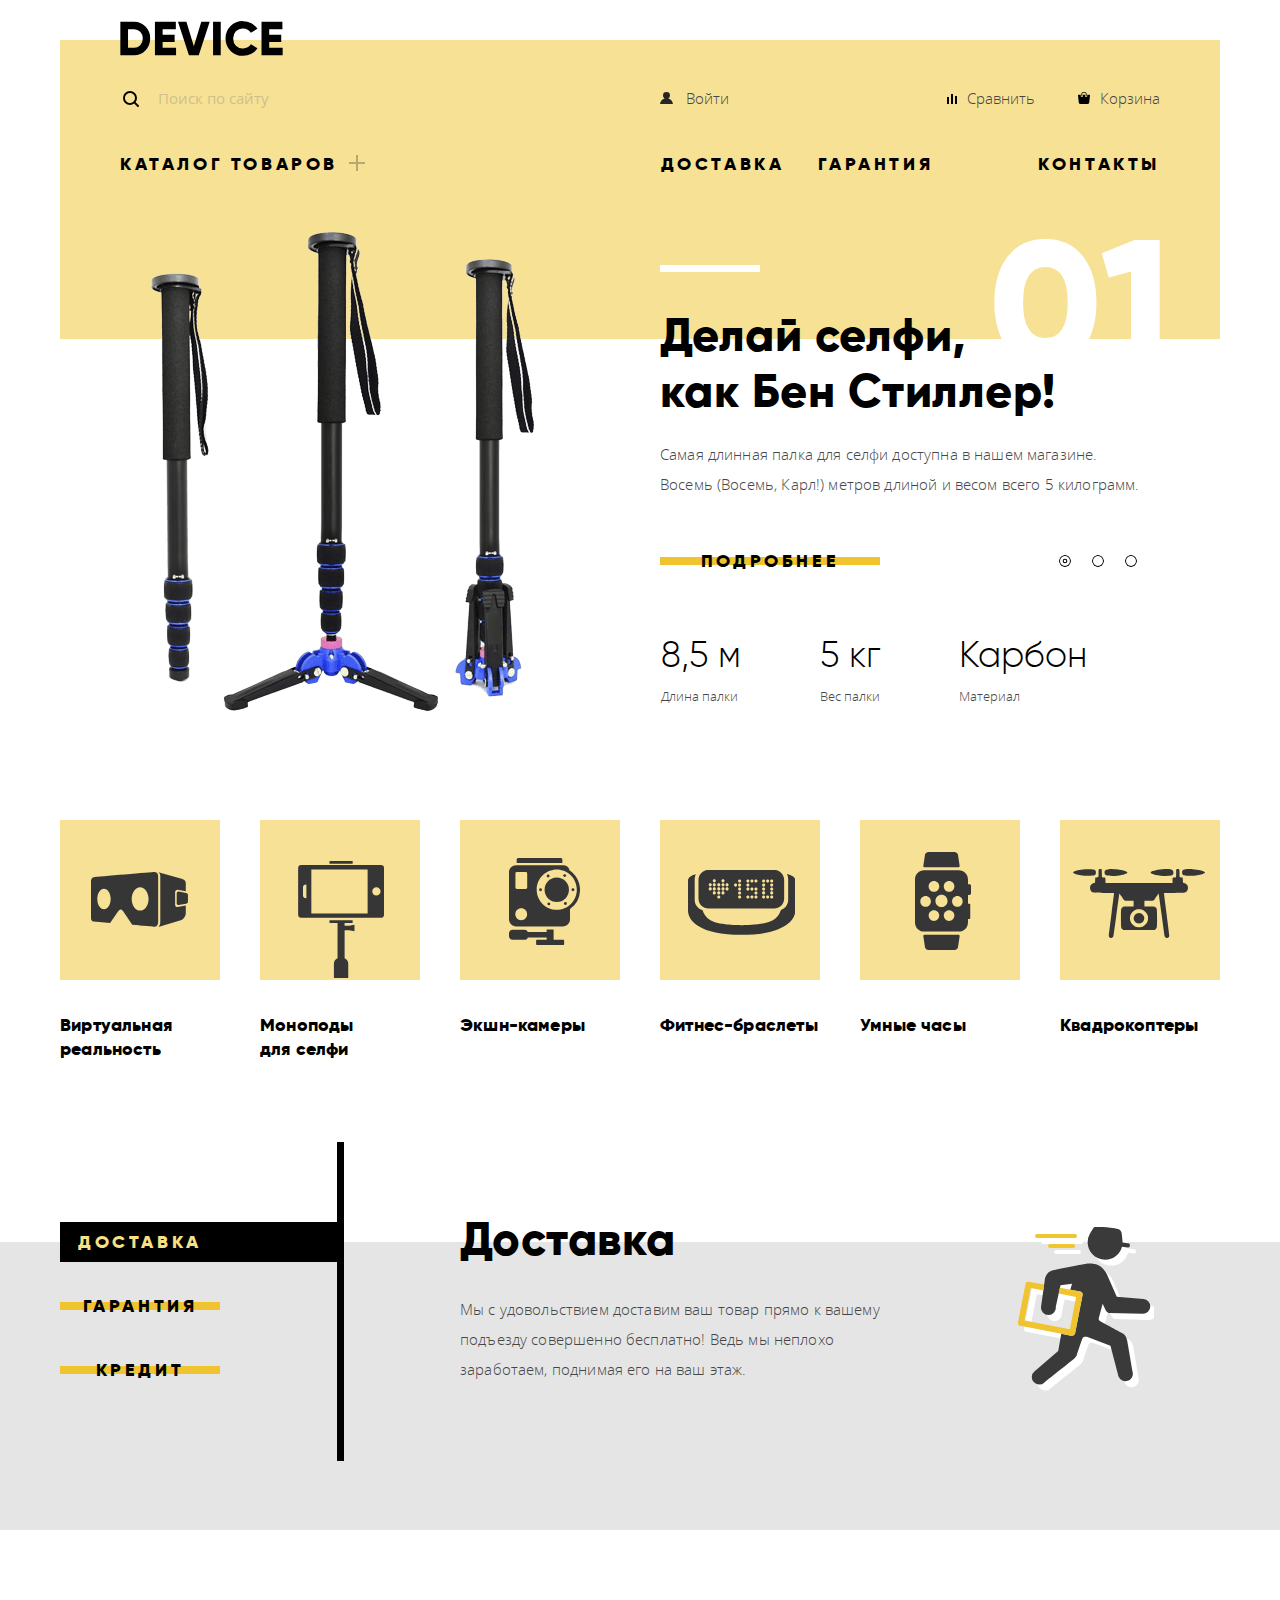
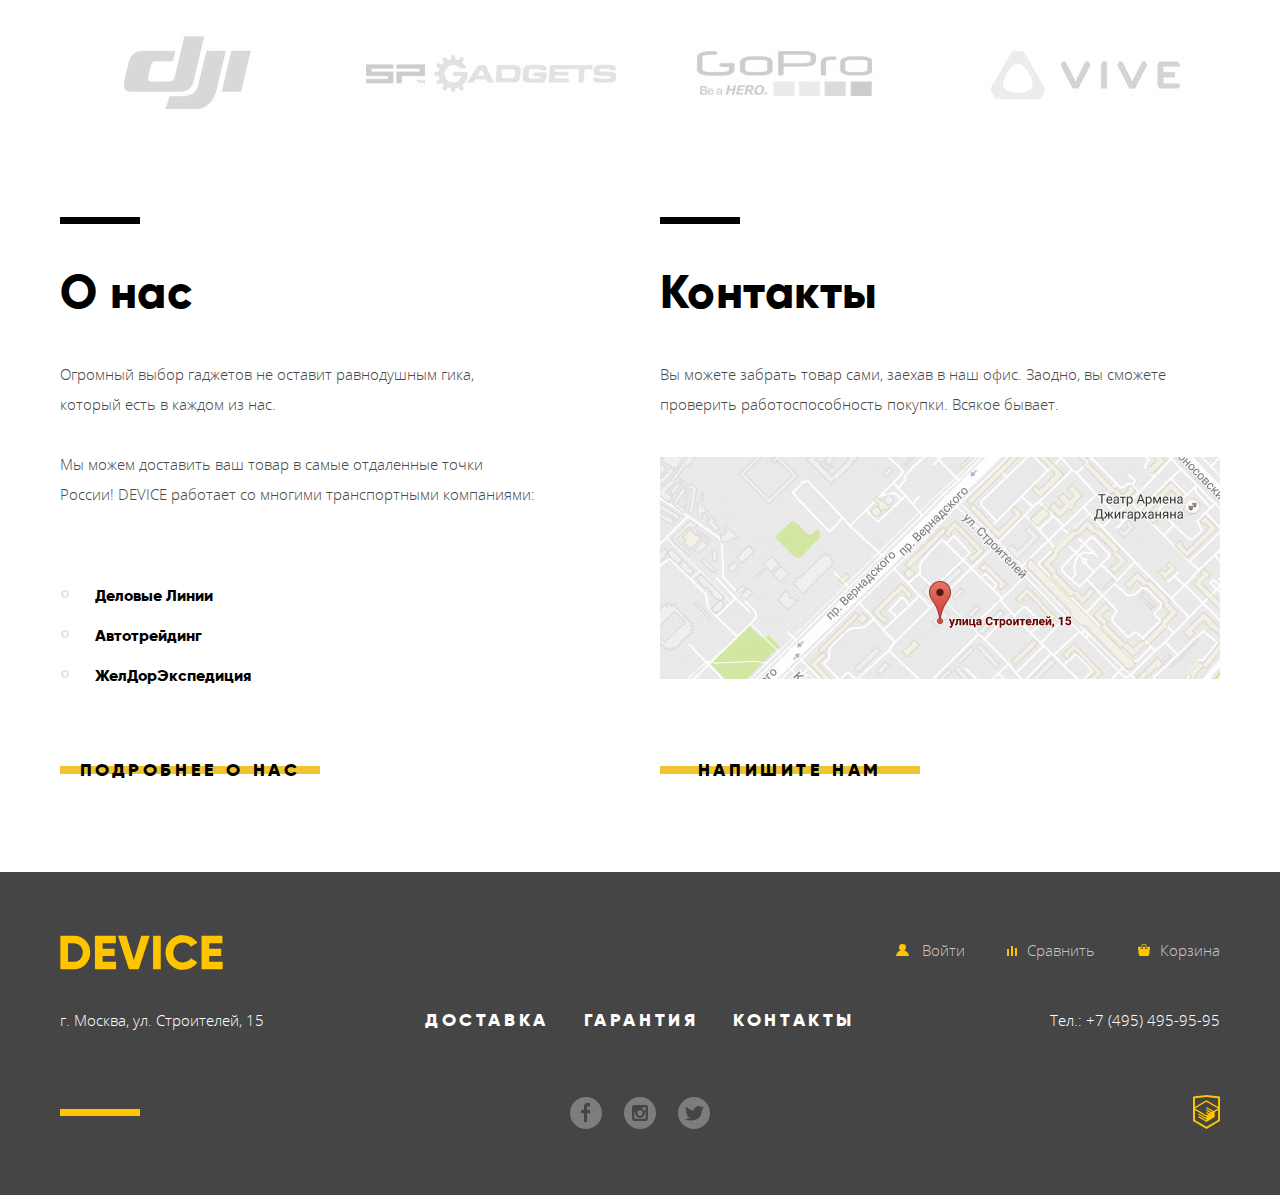
<file: index.html>
<!DOCTYPE html>
<html lang="ru">

<head>
  <meta charset="utf-8">
  <title>HTML Academy: Девайс</title>
  <link rel="stylesheet" href="css/normalize.css">
  <link rel="stylesheet" href="css/style.min.css">
</head>

<body>

  <header class="main-header container">
    <nav class="main-navigation index-header">
      <a class="header-logo logo">
        <img src="img/logo-device.svg" alt="Логотип магазина Device" width="163" height="35">
      </a>
      <div class="nav-flex-container nav-first-row">
        <form class="search-form" action="search.html" method="get" autocomplete="off">
          <label for="search-field" class="visually-hidden">Поисковый запрос:</label>
          <input class="search-form-input" type="search" name="search" id="search-field" placeholder="Поиск по сайту">
          <button class="search-form-submit" type="submit">Найти</button>
        </form>
        <div class="header-right-column nav-flex-container">
          <ul class="user-navigation nav-flex-container list-style-reset">
            <li><a class="user-navigation-link login" href="#">Войти</a></li>
          </ul>
          <div class="site-services nav-flex-container">
            <a class="site-service service-compare" href="#">Сравнить</a>
            <a class="site-service service-cart" href="#">Корзина</a>
          </div>
        </div>
      </div>
      <ul class="site-navigation navigation-font-style nav-flex-container list-style-reset">
        <li class="site-navigation-catalog">
          <a class="catalog-link" href="catalog.html">Каталог товаров</a>
          <div class="drop-down-menu container">
            <ul class="categories-navigation list-style-reset">
              <li><a href="#">Виртуальная реальность</a></li>
              <li><a href="#">Моноподы для селфи</a></li>
              <li><a href="#">Экшн-камеры</a></li>
            </ul>
            <ul class="categories-navigation list-style-reset">
              <li><a href="#">Фитнеc-браслеты</a></li>
              <li><a href="#">Умные часы</a></li>
            </ul>
            <ul class="categories-navigation list-style-reset">
              <li><a href="#">Квадрокоптеры</a></li>
            </ul>
          </div>
        </li>
        <li class="site-navigation-delivery"><a href="#">Доставка</a></li>
        <li class="site-navigation-warranty"><a href="#">Гарантия</a></li>
        <li><a href="#">Контакты</a></li>
      </ul>
    </nav>
  </header>

  <main>
    <h1 class="visually-hidden">Магазин гаджетов Device</h1>

    <section class="container popular">
      <h2 class="visually-hidden">Популярные товары</h2>

      <ul class="popular-controls list-style-reset">
        <li><button class="popular-controls-active" aria-label="Слайд: Монопод для селфи"></button></li>
        <li><button aria-label="Слайд: Фитнес-браслет"></button></li>
        <li><button aria-label="Слайд: Квадрокоптер"></button></li>
      </ul>

      <ul class="popular-list list-style-reset">
        <li class="popular-item popular-item-margins popular-item-active">
          <img src="img/slider-1.png" alt="Монопод для селфи" width="384" height="486">
          <div class="popular-description popular-01">
            <p class="popular-heading heading">Делай селфи,<br>как Бен Стиллер!</p>
            <p>Самая длинная палка для селфи доступна в нашем магазине.
              Восемь (Восемь, Карл!) метров длиной и весом всего 5 килограмм.</p>
            <a class="button-font-style button" href="#">Подробнее</a>
            <table class="popular-item-properties">
              <tr class="popular-property">
                <td>Длина палки</td>
                <td>Вес палки</td>
                <td>Материал</td>
              </tr>
              <tr class="popular-value">
                <td>8,5 м</td>
                <td>5 кг</td>
                <td>Карбон</td>
              </tr>
            </table>
          </div>
        </li>

        <li class="popular-item popular-item-margins">
          <img src="img/slider-2.png" alt="Браслет" width="345" height="485">
          <div class="popular-description popular-02">
            <p class="popular-heading heading">Худеем<br>правильно!</p>
            <p>Мотивирующие фитнес-браслеты помогут найти в себе силы
              не пропускать занятия и соблюдать диету.</p>
            <a class="button-font-style button" href="#">Подробнее</a>
            <table class="popular-item-properties">
              <tr class="popular-property">
                <td>Без подзарядки</td>
              </tr>
              <tr class="popular-value">
                <td>48 часов</td>
              </tr>
            </table>
          </div>
        </li>

        <li class="popular-item popular-item-margins">
          <img src="img/slider-3.png" alt="Квадрокоптер" width="526" height="334">
          <div class="popular-description popular-03">
            <p class="popular-heading heading">Порхает как бабочка, жалит как пчела!</p>
            <p>Этот обычный, на первый взгляд, квадрокоптер оснащен
              мощным лазером, замаскированным под стандартную камеру.</p>
            <a class="button-font-style button" href="#">Подробнее</a>
            <table class="popular-item-properties">
              <tr class="popular-property">
                <td>Дальность полета</td>
                <td>Радиус поражения</td>
              </tr>
              <tr class="popular-value">
                <td>800 м</td>
                <td>50 м</td>
              </tr>
            </table>
          </div>
        </li>
      </ul>
    </section>

    <section class="container">
      <h2 class="visually-hidden">Категории товаров</h2>
      <ul class="categories-list navigation-font-style list-style-reset">
        <li><a class="category-item-1" href="#">Виртуальная реальность</a></li>
        <li><a class="category-item-2" href="catalog.html">Моноподы для селфи</a></li>
        <li><a class="category-item-3" href="#">Экшн-камеры</a></li>
        <li><a class="category-item-4" href="#">Фитнес-браслеты</a></li>
        <li><a class="category-item-5" href="#">Умные часы</a></li>
        <li><a class="category-item-6" href="#">Квадрокоптеры</a></li>
      </ul>
    </section>

    <section class="services">
      <h2 class="visually-hidden">Сервис</h2>
      <div class="container services-wrapper">
        <ul class="services-controls list-style-reset">
          <li><button class="button-font-style button button-active" type="button">Доставка</button></li>
          <li><button class="button-font-style button" type="button">Гарантия</button></li>
          <li><button class="button-font-style button" type="button">Кредит</button></li>
        </ul>
        <div class="services-content">
          <div class="services-content-delivery services-content-active">
            <h3 class="heading">Доставка</h3>
            <p>Мы с удовольствием доставим ваш товар прямо к вашему подъезду
              совершенно бесплатно! Ведь мы неплохо заработаем, поднимая его на ваш этаж.</p>
          </div>
          <div class="services-content-warranty">
            <h3 class="heading">Гарантия</h3>
            <p>Если из-за возгорания купленного у нас товара у вас сгорит дом — не переживайте,
              мы выдадим вам новый.<br>Товар, не дом, конечно же.</p>
          </div>
          <div class="services-content-credit">
            <h3 class="heading">Кредит</h3>
            <p>Залезть в долговую яму стало проще! Кредитные консультанты подберут для вас
              наиболее выгодные условия кредита. Выгодные для нашего банка, разумеется.</p>
          </div>
        </div>
      </div>
    </section>

    <section class="container">
      <h2 class="visually-hidden">Бренды</h2>
      <ul class="brands-list list-style-reset">
        <li class="brand-1"><img src="img/logo-1.jpg" alt="Логотип DJI" width="260" height="100"></li>
        <li class="brand-2"><img src="img/logo-2.jpg" alt="Логотип SPGadgets" width="260" height="100"></li>
        <li class="brand-3"><img src="img/logo-3.jpg" alt="Логотип GoPro" width="260" height="100"></li>
        <li class="brand-4"><img src="img/logo-4.jpg" alt="Логотип Vive" width="260" height="100"></li>
      </ul>
    </section>

    <div class="container info-flex-container">
      <section class="index-info-about index-info-column">
        <h2 class="heading">О нас</h2>
        <p>Огромный выбор гаджетов не оставит равнодушным гика, который есть в каждом из нас.</p>
        <p>Мы можем доставить ваш товар в самые отдаленные точки
          России! DEVICE работает со многими транспортными компаниями:</p>
        <ul class="delivery-services-list">
          <li>Деловые Линии</li>
          <li>Автотрейдинг</li>
          <li>ЖелДорЭкспедиция</li>
        </ul>
        <a class="button button-font-style" href="">Подробнее о нас</a>
      </section>

      <section class="index-info-contacts index-info-column">
        <h2 class="heading">Контакты</h2>
        <p>Вы можете забрать товар сами, заехав в наш офис.
          Заодно, вы сможете проверить работоспособность покупки. Всякое бывает.</p>
        <a class="map-mini" href="https://goo.gl/maps/jJphK9xeMNEc92Zz7"><img src="img/map.jpg" alt="Карта расположения"
            width="560" height="222"></a>
        <a class="button button-font-style" href="#">Напишите нам</a>
      </section>
    </div>
  </main>

  <footer class="main-footer">
    <div class="container">
      <div class="nav-first-row nav-flex-container">
        <a class="logo">
          <img src="img/logo-device-footer.svg" alt="Логотип магазина Device" width="163" height="35">
        </a>
        <ul class="user-navigation nav-flex-container list-style-reset">
          <li><a class="user-navigation-link login" href="#">Войти</a></li>
        </ul>
        <div class="site-services nav-flex-container">
          <a class="site-service service-compare" href="#">Сравнить</a>
          <a class="site-service service-cart" href="#">Корзина</a>
        </div>
      </div>
      <div class="nav-second-row">
        <p class="main-footer-address">г. Москва, ул. Строителей, 15</p>
        <ul class="footer-navigation navigation-font-style nav-flex-container list-style-reset">
          <li><a href="#">Доставка</a></li>
          <li><a href="#">Гарантия</a></li>
          <li><a href="#">Контакты</a></li>
        </ul>
        <a class="main-footer-phone" href="tel:+74954959595">Тел.: +7 (495) 495-95-95</a>
      </div>
      <div class="nav-third-row">
        <ul class="footer-social nav-flex-container list-style-reset">
          <li class="footer-social-item"><a class="social-button social-fb" href="#" aria-label="Фейсбук"></a></li>
          <li class="footer-social-item"><a class="social-button social-in" href="#" aria-label="Инстаграмм"></a></li>
          <li class="footer-social-item"><a class="social-button social-tw" href="#" aria-label="Твиттер"></a></li>
        </ul>
        <a class="academy" href="https://htmlacademy.ru/intensive/htmlcss"
          aria-label="Курс 'HTML и CSS, уровень 1'"></a>
      </div>
    </div>
  </footer>

  <section class="modal-map">
    <h2 class="visually-hidden">Карта расположения магазина Device</h2>
    <iframe
      src="https://www.google.com/maps/embed?pb=!1m18!1m12!1m3!1d2249.1125488779976!2d37.52742931592807!3d55.687030980535816!2m3!1f0!2f0!3f0!3m2!1i1024!2i768!4f13.1!3m3!1m2!1s0x46b54cf65f5c8955%3A0x694710ccd55501e!2z0YPQuy4g0KHRgtGA0L7QuNGC0LXQu9C10LksIDE1LCDQnNC-0YHQutCy0LAsIDExOTMxMQ!5e0!3m2!1sru!2sru!4v1572032537894!5m2!1sru!2sru"
      width="960" height="559" allowfullscreen=""></iframe>
    <img src="img/map-big.jpg" alt="Карта расположения" width="960" height="559">
    <button type="button" aria-label="Закрыть карту"></button>
  </section>

  <section class="modal-feedback">
    <h2 class="visually-hidden">Форма обратной связи с магазином</h2>
    <form class="feedback-form" action="feedback.html" method="post" autocomplete="off">
      <p class="sender">
        <label>
          Ваше имя:
          <input type="text" name="name" placeholder="Имя Фамилия">
        </label>
        <label>
          Ваш e-mail:
          <input type="email" name="email" placeholder="email@example.com">
        </label>
      </p>
      <label class="message">
        Текст письма:
        <textarea name="message" placeholder="В свободной форме"></textarea>
      </label>
      <button class="button button-font-style" type="submit">Отправить</button>
    </form>
    <button class="button-close" type="button" aria-label="Закрыть форму"></button>
  </section>

  <script src="js/script.min.js"></script>

</body>

</html>
</file>
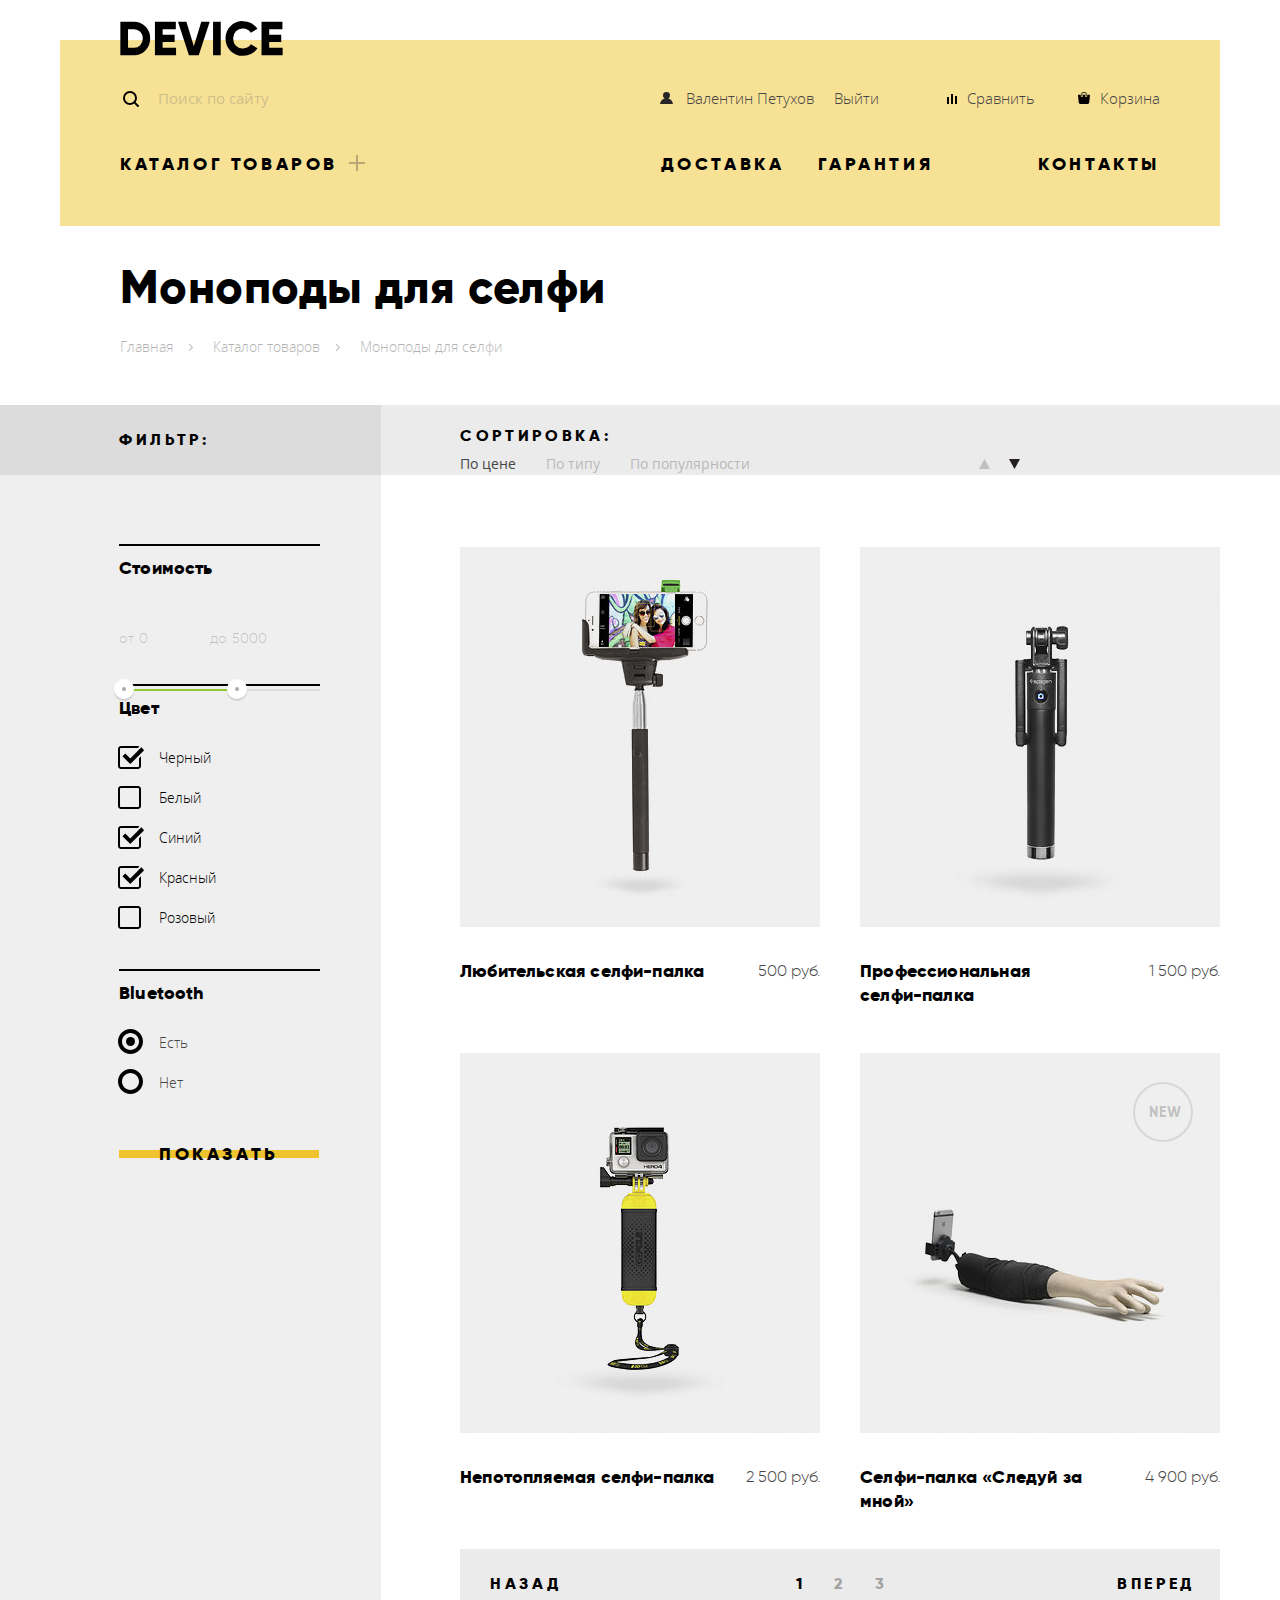
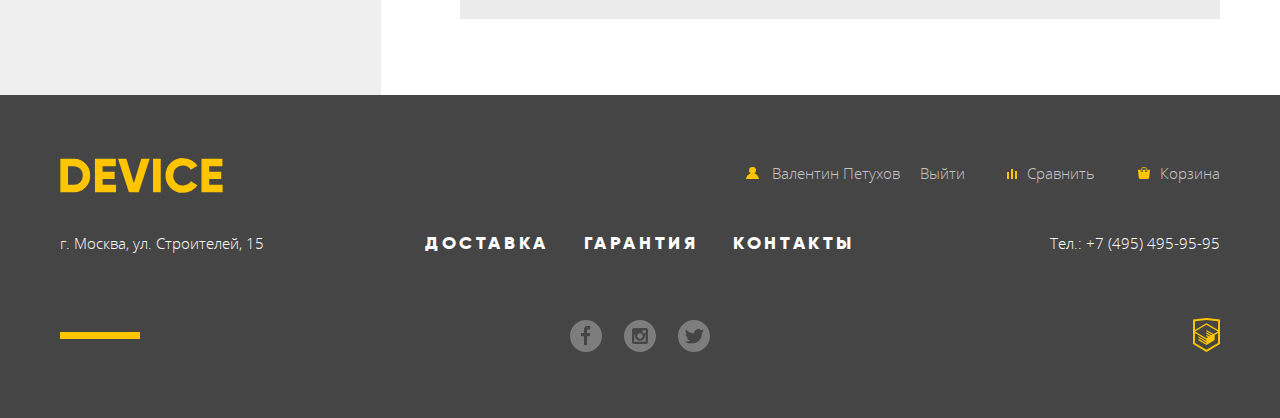
<file: catalog.html>
<!DOCTYPE html>
<html lang="ru">

<head>
  <meta charset="utf-8">
  <title>HTML Academy: Девайс</title>
  <link rel="stylesheet" href="css/normalize.css">
  <link rel="stylesheet" href="css/style.min.css">
</head>

<body>

  <header class="main-header container">
    <nav class="main-navigation">
      <a class="header-logo logo" href="index.html">
        <img src="img/logo-device.svg" alt="Логотип магазина Device" width="163" height="35">
      </a>
      <div class="nav-flex-container nav-first-row">
        <form class="search-form" action="search.html" method="get" autocomplete="off">
          <label for="search-field" class="visually-hidden">Поисковый запрос:</label>
          <input class="search-form-input" type="search" name="search" id="search-field" placeholder="Поиск по сайту">
          <button class="search-form-submit" type="submit">Найти</button>
        </form>
        <div class="header-right-column nav-flex-container">
          <ul class="user-navigation nav-flex-container list-style-reset">
            <li><a class="user-navigation-link login" href="#">Валентин Петухов</a></li>
            <li><a class="user-navigation-link" href="#">Выйти</a></li>
          </ul>
          <div class="site-services nav-flex-container">
            <a class="site-service service-compare" href="#">Сравнить</a>
            <a class="site-service service-cart" href="#">Корзина</a>
          </div>
        </div>
      </div>
      <ul class="site-navigation navigation-font-style nav-flex-container list-style-reset">
        <li class="site-navigation-catalog">
          <a class="catalog-link" href="catalog.html">Каталог товаров</a>
          <div class="drop-down-menu container">
            <ul class="categories-navigation list-style-reset">
              <li><a href="#">Виртуальная реальность</a></li>
              <li><a href="#">Моноподы для селфи</a></li>
              <li><a href="#">Экшн-камеры</a></li>
            </ul>
            <ul class="categories-navigation list-style-reset">
              <li><a href="#">Фитнеc-браслеты</a></li>
              <li><a href="#">Умные часы</a></li>
            </ul>
            <ul class="categories-navigation list-style-reset">
              <li><a href="#">Квадрокоптеры</a></li>
            </ul>
          </div>
        </li>
        <li class="site-navigation-delivery"><a href="#">Доставка</a></li>
        <li class="site-navigation-warranty"><a href="#">Гарантия</a></li>
        <li><a href="#">Контакты</a></li>
      </ul>
    </nav>
  </header>


  <main class="container1">
    <div class="catalog-heading">
      <h1 class="heading">Моноподы для селфи</h1>
      <ul class="breadcrumbs list-style-reset">
        <li><a href="#">Главная</a></li>
        <li><a href="#">Каталог товаров</a></li>
        <li>Моноподы для селфи</li>
      </ul>
    </div>

    <div class="catalog-content-wrapper">
      <div class="catalog-flex-container container">
        <section class="filter">
          <h2 class="filter-heading">Фильтр:</h2>
          <form class="filter-form" action="filter.html" method="get">
            <fieldset class="filter-form-price">
              <legend>Стоимость</legend>
              <div class="range-controls">
                <div class="range-controls-min"></div>
                <div class="range-controls-max"></div>
              </div>
              <label for="filter-price-min">от</label>
              <input type="text" name="minprice" id="filter-price-min" value="0">
              <label for="filter-price-max">до</label>
              <input type="text" name="maxprice" id="filter-price-max" value="5000">
            </fieldset>
            <fieldset class="filter-form-color">
              <legend>Цвет</legend>
              <ul class="list-style-reset">
                <li><label class="filter-form-label">
                    <input class="visually-hidden" type="checkbox" name="black" checked>
                    <span>Черный</span>
                  </label></li>
                <li><label class="filter-form-label">
                    <input class="visually-hidden" type="checkbox" name="white">
                    <span>Белый</span>
                  </label></li>
                <li><label class="filter-form-label">
                    <input class="visually-hidden" type="checkbox" name="blue" checked>
                    <span>Синий</span>
                  </label></li>
                <li><label class="filter-form-label">
                    <input class="visually-hidden" type="checkbox" name="red" checked>
                    <span>Красный</span>
                  </label></li>
                <li><label class="filter-form-label">
                    <input class="visually-hidden" type="checkbox" name="pink">
                    <span>Розовый</span>
                  </label></li>
              </ul>
            </fieldset>
            <fieldset class="filter-form-bluetooth">
              <legend>Bluetooth</legend>
              <ul class="list-style-reset">
                <li><label class="filter-form-label">
                    <input class="visually-hidden" type="radio" name="bluetooth" value="1" checked>
                    <span>Есть</span>
                  </label></li>
                <li><label class="filter-form-label">
                    <input class="visually-hidden" type="radio" name="bluetooth" value="0">
                    <span>Нет</span>
                  </label></li>
              </ul>
            </fieldset>
            <button class="filter-form-submit button-font-style" type="submit">Показать</button>
          </form>
        </section>

        <div>
          <section class="sorting">
            <h2 class="sorting-heading">Сортировка:</h2>
            <ul class="sorting-list list-style-reset">
              <li class="sorting-type sorting-active"><a href="#">По цене</a></li>
              <li class="sorting-type"><a href="#">По типу</a></li>
              <li class="sorting-type"><a href="#">По популярности</a></li>
              <li class="sorting-order sorting-order-up"><a href="#" aria-label="По возрастанию"></a></li>
              <li class="sorting-order sorting-order-down sorting-active"><a href="#" aria-label="По убыванию"></a></li>
            </ul>
          </section>

          <section class="catalog">
            <h2 class="visually-hidden">Товары категории</h2>
            <ul class="catalog-list list-style-reset">
              <li class="catalog-list-item">
                <img src="img/item-1.jpg" alt="Любительская селфи-палка" width="360" height="380">
                <h3><a href="#">Любительская селфи-палка</a></h3><span>500 руб.</span>
                <div class="actions">
                  <a class="add-to-cart button-font-style button" href="#">В корзину</a>
                  <a class="add-to-compare" href="#">Добавить к сравнению</a>
                </div>
              </li>
              <li class="catalog-list-item">
                <img src="img/item-2.jpg" alt="Профессиональная селфи-палка" width="360" height="380">
                <h3><a href="#">Профессиональная селфи-палка</a></h3><span>1 500 руб.</span>
                <div class="actions">
                  <a class="add-to-cart button-font-style button" href="#">В корзину</a>
                  <a class="add-to-compare" href="#">Добавить к сравнению</a>
                </div>
              </li>
              <li class="catalog-list-item">
                <img src="img/item-3.jpg" alt="Непотопляемая селфи-палка" width="360" height="380">
                <h3><a href="#">Непотопляемая селфи-палка</a></h3><span>2 500 руб.</span>
                <div class="actions">
                  <a class="add-to-cart button-font-style button" href="#">В корзину</a>
                  <a class="add-to-compare" href="#">Добавить к сравнению</a>
                </div>
              </li>
              <li class="catalog-list-item catalog-item-new">
                <img src="img/item-4.jpg" alt="Селфи-палка «Следуй за мной»" width="360" height="380">
                <h3><a href="#">Селфи-палка «Следуй за мной»</a></h3><span>4 900 руб.</span>
                <div class="actions">
                  <a class="add-to-cart button-font-style button" href="#">В корзину</a>
                  <a class="add-to-compare" href="#">Добавить к сравнению</a>
                </div>
              </li>
            </ul>
            <ul class="pagination list-style-reset">
              <li class="pagination-item pagination-previous"><a>Назад</a></li>
              <li class="pagination-item pagination-current"><a>1</a></li>
              <li class="pagination-item"><a href="#">2</a></li>
              <li class="pagination-item"><a href="#">3</a></li>
              <li class="pagination-item pagination-next"><a href="#">Вперед</a></li>
            </ul>
          </section>
        </div>
      </div>
    </div>
  </main>

  <footer class="main-footer">
    <div class="container">
      <div class="nav-first-row nav-flex-container">
        <a class="logo" href="index.html">
          <img src="img/logo-device-footer.svg" alt="Логотип магазина Device" width="163" height="35">
        </a>
        <ul class="user-navigation nav-flex-container list-style-reset">
          <li><a class="user-navigation-link login" href="#">Валентин Петухов</a></li>
          <li><a class="user-navigation-link" href="#">Выйти</a></li>
        </ul>
        <div class="site-services nav-flex-container">
          <a class="site-service service-compare" href="#">Сравнить</a>
          <a class="site-service service-cart" href="#">Корзина</a>
        </div>
      </div>
      <div class="nav-second-row">
        <p class="main-footer-address">г. Москва, ул. Строителей, 15</p>
        <ul class="footer-navigation navigation-font-style nav-flex-container list-style-reset">
          <li><a href="#">Доставка</a></li>
          <li><a href="#">Гарантия</a></li>
          <li><a href="#">Контакты</a></li>
        </ul>
        <a class="main-footer-phone" href="tel:+74954959595">Тел.: +7 (495) 495-95-95</a>
      </div>
      <div class="nav-third-row">
        <ul class="footer-social nav-flex-container list-style-reset">
          <li class="footer-social-item"><a class="social-button social-fb" href="#" aria-label="Фейсбук"></a></li>
          <li class="footer-social-item"><a class="social-button social-in" href="#" aria-label="Инстаграмм"></a></li>
          <li class="footer-social-item"><a class="social-button social-tw" href="#" aria-label="Твиттер"></a></li>
        </ul>
        <a class="academy" href="https://htmlacademy.ru/intensive/htmlcss"
          aria-label="Курс 'HTML и CSS, уровень 1'"></a>
      </div>
    </div>
  </footer>


</body>

</html>
</file>
<file: css/style.min.css>
@-webkit-keyframes bounce{0%{-webkit-transform:translateY(-2000px);transform:translateY(-2000px)}70%{-webkit-transform:translateY(30px);transform:translateY(30px)}90%{-webkit-transform:translateY(-10px);transform:translateY(-10px)}to{-webkit-transform:translateY(0);transform:translateY(0)}}@keyframes bounce{0%{-webkit-transform:translateY(-2000px);transform:translateY(-2000px)}70%{-webkit-transform:translateY(30px);transform:translateY(30px)}90%{-webkit-transform:translateY(-10px);transform:translateY(-10px)}to{-webkit-transform:translateY(0);transform:translateY(0)}}@-webkit-keyframes shake{0%,to{-webkit-transform:translateX(0);transform:translateX(0)}10%,30%,50%,70%,90%{-webkit-transform:translateX(-10px);transform:translateX(-10px)}20%,40%,60%,80%{-webkit-transform:translateX(10px);transform:translateX(10px)}}@keyframes shake{0%,to{-webkit-transform:translateX(0);transform:translateX(0)}10%,30%,50%,70%,90%{-webkit-transform:translateX(-10px);transform:translateX(-10px)}20%,40%,60%,80%{-webkit-transform:translateX(10px);transform:translateX(10px)}}@font-face{font-family:"Gilroy";font-style:normal;font-weight:800;src:local("Gilroy ExtraBold"),url(../fonts/gilroyextrabold.woff2) format("woff2"),url(../fonts/gilroyextrabold.woff) format("woff")}@font-face{font-family:"Gilroy";font-style:normal;font-weight:300;src:local("Gilroy Light"),url(../fonts/gilroylight.woff2) format("woff2"),url(../fonts/gilroylight.woff) format("woff")}@font-face{font-family:"Open Sans";font-style:normal;font-weight:400;src:local("Open Sans"),url(../fonts/opensans.woff2) format("woff2"),url(../fonts/opensans.woff) format("woff")}@font-face{font-family:"Open Sans";font-style:normal;font-weight:300;src:url(../fonts/opensanslight.woff2) format("woff2"),url(../fonts/opensanslight.woff) format("woff")}.visually-hidden{position:absolute;width:1px;height:1px;margin:-1px;border:0;padding:0;clip:rect(0 0 0 0);overflow:hidden}body{margin:0;font-family:"Open Sans",Arial,sans-serif;font-size:15px;font-weight:300;line-height:30px;color:#464646;background-color:#fff}img{max-width:100%}a{text-decoration:none;color:inherit}.list-style-reset{list-style-type:none;margin:0;padding:0}.button-font-style,.navigation-font-style{font-family:"Gilroy",Arial,sans-serif;font-size:18px;font-weight:800;line-height:24px;letter-spacing:.2em;color:#000;text-transform:uppercase}.categories-navigation{font-family:"Open Sans",Arial,sans-serif;font-size:15px;font-weight:300;line-height:36px;letter-spacing:.01em;text-transform:none;color:#000;width:200px}.categories-navigation:first-of-type{margin-right:40px}.breadcrumbs{opacity:.3;font-size:14px;line-height:24px;color:#000}.breadcrumbs a:hover{opacity:.6}.breadcrumbs a:active{opacity:.1}.breadcrumbs li,.delivery-services-list li{position:relative}.breadcrumbs li:not(:last-child)::after{content:"";position:absolute;width:4px;height:7px;top:9px;right:-20px;background-image:url(../img/nav-arrow.svg);background-repeat:no-repeat}.popular-item{display:none;min-height:511px}.brands-list li:hover::after,.map-mini img,.popular-item-active{display:block}.heading.popular-heading{line-height:56px}.popular-value{font-family:"Gilroy",Arial,sans-serif;font-size:36px;font-weight:300;line-height:48px;color:#000}.popular-property{font-size:13px;line-height:20px}.heading{font-family:"Gilroy",Arial,sans-serif;font-size:47px;font-weight:800;line-height:48px;letter-spacing:.01em;color:#000}.categories-list.navigation-font-style{letter-spacing:.01em;text-transform:none}.categories-list{margin-bottom:72px}.categories-list a::before{content:"";display:block;width:160px;height:160px;position:relative;top:-33px;background-color:rgba(240,196,46,.5)}.categories-list a::after{content:"";display:block;width:160px;height:160px;position:absolute;top:0;background-repeat:no-repeat;background-position:center}.categories-list a:active::before,.categories-list a:focus::before,.categories-list a:hover::before{background-color:#f0c42e}.categories-list a:active::after{opacity:.3}.categories-list a{display:block;padding-top:33px;position:relative}.categories-list a:active{color:rgba(0,0,0,.3)}.categories-list .category-item-1::after{background-image:url(../img/popular-1.svg);background-position:31px 52px}.categories-list .category-item-2::after{background-image:url(../img/popular-2.svg);background-position:38px 41px}.categories-list .category-item-3::after{background-image:url(../img/popular-3.svg);background-position:49px 38px}.categories-list .category-item-4::after{background-image:url(../img/popular-4.svg);background-position:28px 50px}.categories-list .category-item-5::after{background-image:url(../img/popular-5.svg);background-position:55px 32px}.categories-list .category-item-6::after{background-image:url(../img/popular-6.svg);background-position:13px 49px}.delivery-services-list,.filter-heading,.pagination-item,.sorting-heading{font-family:"Gilroy",Arial,sans-serif;font-size:16px;font-weight:800;color:#000}.delivery-services-list{list-style-type:none;line-height:40px;margin-top:67px;margin-bottom:54px;padding-left:35px}.delivery-services-list li::before{content:"";width:4px;height:4px;border:2px solid #e5e5e5;border-radius:50%;position:absolute;top:14px;left:-34px}.filter-heading,.pagination-item,.sorting-heading{line-height:24px;letter-spacing:.23em;text-transform:uppercase}.sorting-type a{font-family:"Open Sans",Arial,sans-serif;font-size:14px;font-weight:400;line-height:18px;opacity:.3}.sorting-type a:hover{opacity:.6}.sorting-order a{opacity:.2}.sorting-order a:hover{opacity:.4}.sorting-order a:active,.sorting-order.sorting-active a,.sorting-type a:active,.sorting-type.sorting-active a{opacity:1}.filter-form label{font-size:14px;line-height:40px}.catalog-list-item{width:360px;position:relative}.catalog-list-item h3,.filter-form legend,.message,.sender label{font-family:"Gilroy",Arial,sans-serif;font-size:18px;font-weight:800;line-height:24px;letter-spacing:.01em;color:#000}.catalog-list-item span{font-family:"Gilroy",Arial,sans-serif;font-size:16px;font-weight:300;line-height:24px;color:#464646;display:inline-block;vertical-align:top}.catalog-list-item h3{display:inline-block;vertical-align:top;width:260px;margin-top:23px;margin-bottom:36px}.catalog-list-item:nth-of-type(2) h3{width:237px;padding-right:23px}.catalog-list-item span{width:100px;margin-top:23px;text-align:right}.catalog-list-item .actions{display:none;position:absolute;width:360px;height:380px;top:0;left:0;background-color:rgba(238,238,238,.7)}.catalog-list-item .actions:hover,.catalog-list-item img:hover~.actions{display:-webkit-box;display:-ms-flexbox;display:flex;-webkit-box-orient:vertical;-webkit-box-direction:normal;-ms-flex-direction:column;flex-direction:column;-webkit-box-pack:center;-ms-flex-pack:center;justify-content:center;-webkit-box-align:center;-ms-flex-align:center;align-items:center}.actions .add-to-compare{opacity:.5}.add-to-cart,.add-to-compare{text-align:center}.add-to-compare{font-size:13px;line-height:36px;padding:0 10px;color:#000}.add-to-compare:hover{opacity:1}.add-to-compare:active{opacity:.2}.pagination-item a{opacity:.3}.pagination-item a:hover{opacity:.6}.pagination-current a,.pagination-current a:active,.pagination-current a:hover,.pagination-item a:active,.pagination-next a,.pagination-next a:hover,.pagination-previous a,.pagination-previous a:hover{opacity:1}.pagination-next a:active,.pagination-previous a:active{opacity:.3}.main-footer{min-width:1200px;padding-top:63px;padding-bottom:65px;color:#fff;background-color:#454545}.main-footer .site-service,.main-footer .user-navigation-link{color:rgba(255,255,255,.7)}.main-footer .site-service:hover,.main-footer .user-navigation-link:hover{color:#fff}.main-footer .site-service:active,.main-footer .user-navigation-link:active{color:rgba(255,255,255,.3)}.footer-navigation a:focus,.footer-navigation a:hover,.main-header .site-service:focus,.main-header .site-service:hover,.main-header .user-navigation-link:focus,.main-header .user-navigation-link:hover,.site-navigation a:focus,.site-navigation a:hover{opacity:.6}.footer-navigation a:active,.main-header .site-service:active,.main-header .user-navigation-link:active,.site-navigation a:active{opacity:.3}.container{width:1160px;margin:0 auto;padding:0 20px}.brands-list,.catalog-flex-container,.categories-list,.info-flex-container,.nav-flex-container,.services-wrapper{display:-webkit-box;display:-ms-flexbox;display:flex;-webkit-box-pack:justify;-ms-flex-pack:justify;justify-content:space-between;-ms-flex-wrap:wrap;flex-wrap:wrap}.main-footer .nav-flex-container,.main-header .nav-flex-container{-webkit-box-align:center;-ms-flex-align:center;align-items:center;-ms-flex-wrap:wrap;flex-wrap:wrap}.main-footer .nav-first-row.nav-flex-container{-webkit-box-align:start;-ms-flex-align:start;align-items:flex-start}.index-info-column p,.nav-first-row{margin-bottom:30px}.header-right-column{width:500px}.main-header .user-navigation{margin-right:auto}.site-services{width:215px}.main-footer .user-navigation{margin-right:40px}.main-footer .logo{margin-right:auto}.logo[href]:focus,.logo[href]:hover{opacity:.6}.logo[href]:active{opacity:.3}.nav-second-row{display:-webkit-box;display:-ms-flexbox;display:flex;-webkit-box-pack:justify;-ms-flex-pack:justify;justify-content:space-between;-webkit-box-align:start;-ms-flex-align:start;align-items:flex-start;margin-bottom:60px}.main-footer-address,.main-footer-phone{width:260px}.main-footer-address{margin:0}.footer-navigation{min-width:430px;padding:3px 0;color:#fff}.academy,.main-footer-phone{text-align:right}.nav-third-row{display:-webkit-box;display:-ms-flexbox;display:flex;-webkit-box-pack:justify;-ms-flex-pack:justify;justify-content:space-between;min-height:35px}.nav-third-row::before{content:"";position:relative;width:80px;height:7px;top:14px;background-color:#ffc501}.map-mini{display:block;margin-top:38px;margin-bottom:71px}.index-info-column{width:560px;min-height:565px;margin-bottom:82px}.index-info-column::before{content:"";position:relative;display:block;width:80px;height:7px;background-color:#000}.index-info-column h2{margin-top:44px;margin-bottom:43px}.index-info-about p{width:478px}.index-info-column .button{display:inline-block;width:260px;min-height:40px;padding:8px 5px;-webkit-box-sizing:border-box;box-sizing:border-box;text-align:center;vertical-align:middle;position:relative}.index-info-column .button::before{content:"";position:absolute;z-index:-1;width:100%;height:8px;left:0;top:calc((100% - 8px)/2);background-color:#f0c42f}.index-info-column .button:active{color:rgba(0,0,0,.3)}.index-info-column .button:active::before,.index-info-column .button:focus::before,.index-info-column .button:hover::before{height:100%;top:0}.user-navigation li:not(:last-child){margin-right:20px}.catalog,.sorting{width:760px}.catalog-list{display:-webkit-box;display:-ms-flexbox;display:flex;-ms-flex-wrap:wrap;flex-wrap:wrap;-ms-flex-line-pack:justify;align-content:space-between;min-height:1002px}.catalog-list-item:nth-of-type(odd){margin-right:40px}.breadcrumbs{display:-webkit-box;display:-ms-flexbox;display:flex;-ms-flex-wrap:wrap;flex-wrap:wrap}.breadcrumbs li:not(:last-child){margin-right:40px}.catalog-heading{width:1040px;padding-top:37px;padding-left:80px;padding-right:80px;margin:0 auto 46px}.filter{width:201px;padding-top:23px;margin-left:59px}.pagination,.sorting,.sorting-list{display:-webkit-box;display:-ms-flexbox;display:flex;-ms-flex-wrap:wrap;flex-wrap:wrap}.popular-item-active{display:-webkit-box;display:-ms-flexbox;display:flex;-webkit-box-pack:end;-ms-flex-pack:end;justify-content:flex-end}.categories-list li{width:160px;min-height:250px}.category-item-2{padding-right:33px}.brands-list{margin-bottom:84px}.brands-list li{position:relative}.brands-list li::after{content:"";width:260px;height:100px;position:absolute;left:0;top:0;display:none;background-repeat:no-repeat;background-position:0 0}.brand-1::after{background-image:url(../img/logo-1-color.jpg)}.brand-2::after{background-image:url(../img/logo-2-color.jpg)}.brand-3::after{background-image:url(../img/logo-3-color.jpg)}.brand-4::after{background-image:url(../img/logo-4-color.jpg)}.services-controls{width:277px;padding-top:80px;padding-bottom:70px;border-right:7px solid #000}.services-content{width:760px}.services-content h3{width:500px;margin-top:44px;margin-bottom:31px}.services-wrapper{min-height:319px;margin-bottom:163px;position:relative}.popular-description{width:460px;margin-left:40px;padding-right:100px;padding-top:93px}.popular-description.popular-01{width:494px;padding-right:66px}.main-navigation{position:relative;min-height:120px;padding:33px 60px;background-color:#f7e195}.main-header{margin-top:40px}.index-header{min-height:233px}.header-logo{position:absolute;top:-19px}.search-form{width:440px;position:relative;margin-right:100px;font-size:0}.search-form-input{opacity:.3}.search-form-input:hover{opacity:.6}.search-form-input:focus,.search-form-input:focus+.search-form-submit{opacity:1}.search-form-submit{opacity:0}.search-form-input{font-size:15px;width:355px;height:49px;padding:0 0 0 38px;border:0;background-color:transparent}.search-form::before{content:"";position:absolute;width:16px;height:16px;top:18px;left:3px;background-image:url(../img/search.svg);background-repeat:no-repeat}.search-form-submit::after{content:"";position:absolute;width:440px;height:2px;left:0;bottom:0;background-color:transparent}.search-form-input:focus+.search-form-submit::after,.search-form-submit:focus::after{background-color:#000}.search-form-submit{width:85px;min-height:49px;border:2px solid #000;background-color:transparent;font-size:15px;font-weight:300;line-height:30px;vertical-align:top}.search-form-input:focus+.search-form-submit:hover,.search-form-submit:focus{background-color:#000;color:#fff;opacity:1}.search-form-submit:active{color:rgba(255,255,255,.3)}.site-service{padding-left:22px;position:relative}.login{padding-left:26px}.main-header .service-cart::before{content:"";position:absolute;width:12px;height:12px;top:9px;left:0;background-image:url(../img/cart.svg)}.main-header .service-compare::before{content:"";position:absolute;width:10px;height:10px;top:11px;left:2px;background-image:url(../img/compare.svg)}.main-footer .service-cart::before,.main-header .login::before{content:"";position:absolute;width:13px;height:12px;top:4px;left:0;background-image:url(../img/user.svg)}.catalog-link,.login{position:relative}.site-navigation-catalog{position:relative;padding-right:27px;margin-right:auto}.site-navigation-catalog::after{content:"";position:absolute;width:16px;height:16px;top:3px;right:0;background-image:url(../img/plus.svg);opacity:.3}.drop-down-menu{position:absolute;min-height:163px;left:0;margin-left:-60px;background-color:#f7e195;display:none;padding:23px 60px 0;-webkit-box-sizing:border-box;box-sizing:border-box;z-index:1}.site-navigation-catalog:hover .drop-down-menu{display:-webkit-box;display:-ms-flexbox;display:flex}.main-footer .nav-first-row{margin-bottom:26px}.main-footer .service-cart::before{width:12px;top:9px;background-image:url(../img/cart-footer.svg)}.main-footer .login::before,.main-footer .service-compare::before{content:"";position:absolute;width:10px;height:10px;top:11px;left:2px;background-image:url(../img/compare-footer.svg)}.main-footer .login::before{width:13px;height:12px;top:4px;left:0;background-image:url(../img/user-footer.svg)}.academy{width:27px;height:35px;background-image:url(../img/logo-html.svg);background-repeat:no-repeat;margin-left:53px}.academy:focus,.academy:hover{opacity:.6}.academy:active{opacity:.3}.footer-social-item:not(:last-child){margin-right:22px}.social-button{display:block;width:32px;height:32px;opacity:.3;background-repeat:no-repeat}.social-fb{background-image:url(../img/fb.svg)}.social-in{background-image:url(../img/instagram.svg)}.social-tw{background-image:url(../img/twitter.svg)}.social-button:focus,.social-button:hover{opacity:.6}.social-button:active{opacity:.1}.actions .button{display:block;width:200px;min-height:40px;padding:8px 5px;-webkit-box-sizing:border-box;box-sizing:border-box;position:relative;z-index:0}.actions .button::before,.feedback-form .button::before,.popular-description .button::before{content:"";position:absolute;z-index:-1;width:100%;height:8px;left:0;top:calc((100% - 8px)/2);background-color:#f0c42f}.services-controls .button-active::before,.services-controls .button::before{content:"";position:absolute;z-index:-1;height:8px;left:0;top:calc((100% - 8px)/2)}.services-controls .button::before{width:100%;background-color:#f0c42f}.actions .button:active{color:rgba(0,0,0,.3)}.actions .button:active::before,.actions .button:focus::before,.actions .button:hover::before{height:100%;top:0}.main-footer .site-service:focus::before,.main-footer .site-service:hover::before,.main-footer .user-navigation-link:focus::before,.main-footer .user-navigation-link:hover::before{opacity:.6}.main-footer .site-service:active::before,.main-footer .user-navigation-link:active::before{opacity:.3}.modal-feedback,.modal-map{position:fixed;display:none;width:960px;height:559px;top:50%;left:50%;margin-left:-480px;margin-top:-280px;background-color:#fff;-webkit-box-shadow:0 10px 20px rgba(4,5,5,.2);box-shadow:0 10px 20px rgba(4,5,5,.2)}.modal-map iframe{position:relative;z-index:1;border:0}.modal-map img{position:absolute;top:0;left:0}.modal-feedback{height:553px;padding-top:90px;-webkit-box-sizing:border-box;box-sizing:border-box}.modal-show{display:block;-webkit-animation:bounce .6s;animation:bounce .6s}.modal-error{-webkit-animation:shake .6s;animation:shake .6s}.modal-feedback .button-close,.modal-map button{position:absolute;top:22px;right:22px;width:55px;height:55px;z-index:2;opacity:.5;border-style:none;border-radius:50%;background-color:transparent;background-image:url(../img/modal-close.svg);background-repeat:no-repeat}.modal-feedback .button-close:focus,.modal-feedback .button-close:hover,.modal-map button:focus,.modal-map button:hover{opacity:1}.modal-feedback .button-close:active,.modal-map button:active{opacity:.3}.feedback-form{display:-webkit-box;display:-ms-flexbox;display:flex;-webkit-box-orient:vertical;-webkit-box-direction:normal;-ms-flex-direction:column;flex-direction:column;-ms-flex-wrap:wrap;flex-wrap:wrap;width:760px;margin:0 auto}.message{display:block}.message textarea,.sender input{margin-top:10px;font-size:14px;font-weight:400;line-height:18px;padding:15px 20px}.message textarea{width:760px;height:156px;resize:none}.sender{display:-webkit-box;display:-ms-flexbox;display:flex;-webkit-box-pack:justify;-ms-flex-pack:justify;justify-content:space-between;margin:0 0 35px}.sender label{display:block;width:360px}.feedback-form .button,.message textarea,.sender input{-webkit-box-sizing:border-box;box-sizing:border-box}.sender input{width:360px;height:50px}.feedback-form .button{display:inline-block;width:200px;min-height:40px;padding:8px 5px;margin-top:30px;text-align:center;vertical-align:middle;position:relative;z-index:0;border-style:none;background-color:transparent}.feedback-form .button:active,.popular-description .button:active{color:rgba(0,0,0,.3)}.feedback-form .button:active::before,.feedback-form .button:focus::before,.feedback-form .button:hover::before,.popular-description .button:active::before,.popular-description .button:focus::before,.popular-description .button:hover::before,.services-controls .button-active::before,.services-controls .button:focus::before,.services-controls .button:hover::before{height:100%;top:0}.feedback-form input,.feedback-form textarea{background-color:#f2f2f2;border:3px solid #f2f2f2}.feedback-form input:hover,.feedback-form textarea:hover{background-color:#eaeaea;border:3px solid #eaeaea}.feedback-form input:focus,.feedback-form textarea:focus{background-color:#fff;border:3px solid #efc52d}.feedback-form input:invalid,.feedback-form textarea:invalid{background-color:#f5d9d9;border:3px solid #f5d9d9}.popular{position:relative}.popular-controls{display:-webkit-box;display:-ms-flexbox;display:flex;-webkit-box-pack:justify;-ms-flex-pack:justify;justify-content:space-between;-webkit-box-align:center;-ms-flex-align:center;align-items:center;height:12px;position:absolute;bottom:158px;right:103px}.popular-controls li:not(:last-child){margin-right:21px}.popular-controls button{width:12px;height:12px;display:block;padding:0;background-color:transparent;border-radius:50%;border:0;background-image:url("data:image/svg+xml,%3Csvg xmlns='http://www.w3.org/2000/svg' width='23' height='23' viewBox='0 0 23 23'%3E%3Cpath d='M11.5 2c5.238 0 9.5 4.262 9.5 9.5S16.738 21 11.5 21 2 16.738 2 11.5 6.262 2 11.5 2m0-2C5.149 0 0 5.149 0 11.5 0 17.852 5.149 23 11.5 23 17.852 23 23 17.852 23 11.5 23 5.149 17.852 0 11.5 0z'/%3E%3C/svg%3E");background-repeat:no-repeat;background-position:0 0;background-size:contain}.popular-controls .popular-controls-active{background-image:url("data:image/svg+xml,%3Csvg xmlns='http://www.w3.org/2000/svg' width='23' height='23' viewBox='0 0 23 23'%3E%3Cpath d='M11.5 2c5.238 0 9.5 4.262 9.5 9.5S16.738 21 11.5 21 2 16.738 2 11.5 6.262 2 11.5 2m0-2C5.149 0 0 5.149 0 11.5 0 17.852 5.149 23 11.5 23 17.852 23 23 17.852 23 11.5 23 5.149 17.852 0 11.5 0z'/%3E%3Cpath d='M11.5 9.004a2.5 2.5 0 0 1 2.496 2.496 2.5 2.5 0 0 1-2.496 2.496A2.5 2.5 0 0 1 9.004 11.5 2.5 2.5 0 0 1 11.5 9.004m0-2a4.496 4.496 0 1 0 0 8.992 4.496 4.496 0 0 0 0-8.992z'/%3E%3C/svg%3E")}.popular-item-properties{width:100%;border-collapse:collapse}.popular-item-properties td:first-of-type{width:157px}.popular-item-properties td:nth-of-type(2){width:137px}.popular-item-properties tbody{display:-webkit-box;display:-ms-flexbox;display:flex;-webkit-box-orient:vertical;-webkit-box-direction:normal;-ms-flex-direction:column;flex-direction:column}.popular-property{-webkit-box-ordinal-group:2;-ms-flex-order:1;order:1;padding-top:5px}.popular-description p{letter-spacing:.01em}.popular-description::before{position:absolute;display:inline-block;font-family:"Gilroy",Arial,sans-serif;font-size:179px;font-weight:800;line-height:179px;letter-spacing:.01em;vertical-align:top;color:#fff;top:0;right:66px}.popular-01::before{content:"01"}.popular-02::before{content:"02"}.popular-03::before{content:"03"}.popular-heading{position:relative;width:560px;margin-top:0;margin-bottom:20px}.popular-description .button{display:inline-block;width:220px;min-height:40px;padding:8px 5px;margin-top:27px;margin-bottom:49px;-webkit-box-sizing:border-box;box-sizing:border-box;text-align:center;vertical-align:middle;position:relative}.index-header::after{content:"";width:100px;height:7px;background-color:#fff;position:absolute;top:225px;left:600px}.popular-item:nth-of-type(1) img{margin-top:14px;margin-right:86px}.popular-item:nth-of-type(2) img{margin-top:26px;margin-right:99px}.popular-item:nth-of-type(3) img{margin-top:79px;margin-right:3px}.popular-item-margins{margin-top:-125px;margin-bottom:95px}.services-controls .button,.services-controls .button-active{display:inline-block;width:160px;min-height:40px;vertical-align:middle;position:relative;background-color:transparent;border:0}.services-controls li{margin-bottom:24px}.services-controls li:last-child{margin-bottom:0}.services-controls .button-active,.services-controls .button:active{color:#f7e184}.services-controls .button-active::before,.services-controls .button:active::before{width:277px;background-color:#000}.services-content>div{display:none}.services-content>.services-content-active{display:block;padding-top:29px}.services-content-active p{width:437px;letter-spacing:.01em}.services{position:relative}.services::after{content:"";position:absolute;z-index:-2;top:100px;bottom:-69px;left:0;right:0;min-width:1200px;background-color:#e5e5e5}.services-content-credit::after,.services-content-delivery::after,.services-content-warranty::after{content:"";width:136px;height:164px;display:block;position:absolute;top:85px;right:86px;background-image:url(../img/delivery.svg);background-repeat:no-repeat}.services-content-credit::after,.services-content-warranty::after{width:171px;height:194px;top:61px;right:66px;background-image:url(../img/warranty.svg)}.services-content-credit::after{width:156px;height:186px;right:90px;background-image:url(../img/credit.svg)}.catalog-heading .heading{margin:0 0 24px}.pagination,.sorting{-webkit-box-align:baseline;-ms-flex-align:baseline;align-items:baseline}.sorting{min-height:51px;padding-top:19px}.pagination{min-height:70px;background-color:rgba(0,0,0,.08)}.sorting-heading{margin:0 49px 0 0}.sorting-type{margin-right:30px}.catalog{padding-top:69px;padding-bottom:76px}.catalog-item-new::before{content:"NEW";position:absolute;display:block;width:60px;height:60px;top:29px;right:27px;border:2px solid rgba(0,0,0,.1);border-radius:50%;font-family:"Gilroy",Arial,sans-serif;font-size:14px;font-weight:800;line-height:24px;letter-spacing:1px;text-align:center;color:rgba(0,0,0,.2);padding-top:17px;padding-left:5px;-webkit-box-sizing:border-box;box-sizing:border-box}.catalog-content-wrapper{position:relative}.catalog-flex-container::before{content:"";position:absolute;width:calc(50vw - 259px);min-width:328px;height:100%;top:0;left:0;z-index:-1;background-color:#efefef}.catalog-flex-container::after{content:"";position:absolute;height:70px;min-width:1200px;left:0;right:0;z-index:-1;background-color:rgba(0,0,0,.08)}.sorting-list{width:560px}.sorting-order-up{margin-left:auto;margin-right:19px}.sorting-order a::before{content:"";position:relative;display:inline-block;width:11px;height:10px;vertical-align:baseline;background-repeat:no-repeat}.sorting-order-up a::before{background-image:url(../img/icon-up-dir.svg)}.sorting-order-down a::before{background-image:url(../img/icon-down-dir.svg)}.pagination-item{padding:23px 14px}.pagination-previous{padding:23px 30px;margin-right:auto}.pagination-next{padding:23px 25px;margin-left:auto}.filter-heading{margin:0 0 92px}.filter-form fieldset{border:0;padding:0;margin:0}.filter-form-price{font-size:0;position:relative;min-height:140px}.filter-form-price input,.filter-form-price label{font-family:"Gilroy",Arial,sans-serif;font-size:14px;font-weight:300;line-height:24px;color:rgba(0,0,0,.2)}.filter-form-price label{display:inline-block;vertical-align:baseline}.filter-form-price input{width:33%;padding:0 5px;margin:8px 0;border:0;background-color:transparent}.filter-form legend{width:100%;padding-top:10px;border-top:2px solid #000}.filter-form-price legend{margin-bottom:38px}.range-controls::after,.range-controls::before{content:"";position:absolute;display:block;height:2px;width:calc(100% - 5px);top:71px;left:5px}.range-controls::before{background-color:#dbdbdb}.range-controls::after{width:110px;background-color:#90c82f}.range-controls-max,.range-controls-min{position:absolute;width:4px;height:4px;top:61px;border:8px solid #fff;border-radius:50%;background-color:#ababab;-webkit-box-shadow:0 2px 1px 0 #cfcfcf;box-shadow:0 2px 1px 0 #cfcfcf;cursor:pointer;z-index:1}.range-controls-max:hover,.range-controls-min:hover{-webkit-transform:scale(1.1);-ms-transform:scale(1.1);transform:scale(1.1)}.range-controls-min{left:-5px}.range-controls-max{left:108px}.filter-form-color{min-height:285px;color:#000}.filter-form-bluetooth{min-height:165px}.filter-form-submit{width:200px;min-height:40px;position:relative;background-color:transparent;border:0}.filter-form-submit::before{content:"";position:absolute;z-index:-1;width:100%;height:8px;left:0;top:calc((100% - 8px)/2);background-color:#f0c42f}.filter-form-submit:active{color:rgba(0,0,0,.3)}.filter-form-submit:active::before,.filter-form-submit:focus::before,.filter-form-submit:hover::before{height:100%;top:0}.filter-form-bluetooth ul,.filter-form-color ul{margin-top:18px}.filter-form-bluetooth label,.filter-form-color label{position:relative}.filter-form-bluetooth span,.filter-form-color span{display:inline-block;padding-left:40px;vertical-align:top}.filter-form-color span::before{content:"";position:absolute;width:27px;height:23px;left:-1px;top:-2px;background-image:url(../img/checkbox-off.svg);background-repeat:no-repeat}.filter-form-color input:checked+span::before{background-image:url(../img/checkbox-on.svg)}.filter-form-bluetooth span::before{content:"";position:absolute;width:25px;height:25px;left:-1px;top:-4px;background-image:url(../img/radio-off.svg);background-repeat:no-repeat}.filter-form-bluetooth input:checked+span::before{background-image:url(../img/radio-on.svg)}.filter-form-bluetooth input:focus+span::before,.filter-form-color input:focus+span::before,.filter-form-label:hover span::before{opacity:.6}.filter-form-bluetooth input:active+span::before,.filter-form-color input:active+span::before{opacity:1}.filter-form-bluetooth input:disabled+span::before,.filter-form-color input:disabled+span::before{opacity:.25}.filter-form-bluetooth input:disabled+span,.filter-form-color input:disabled+span{color:#a6a6a6}.site-navigation-delivery{margin-right:34px}.site-navigation-warranty{margin-right:105px}
</file>
